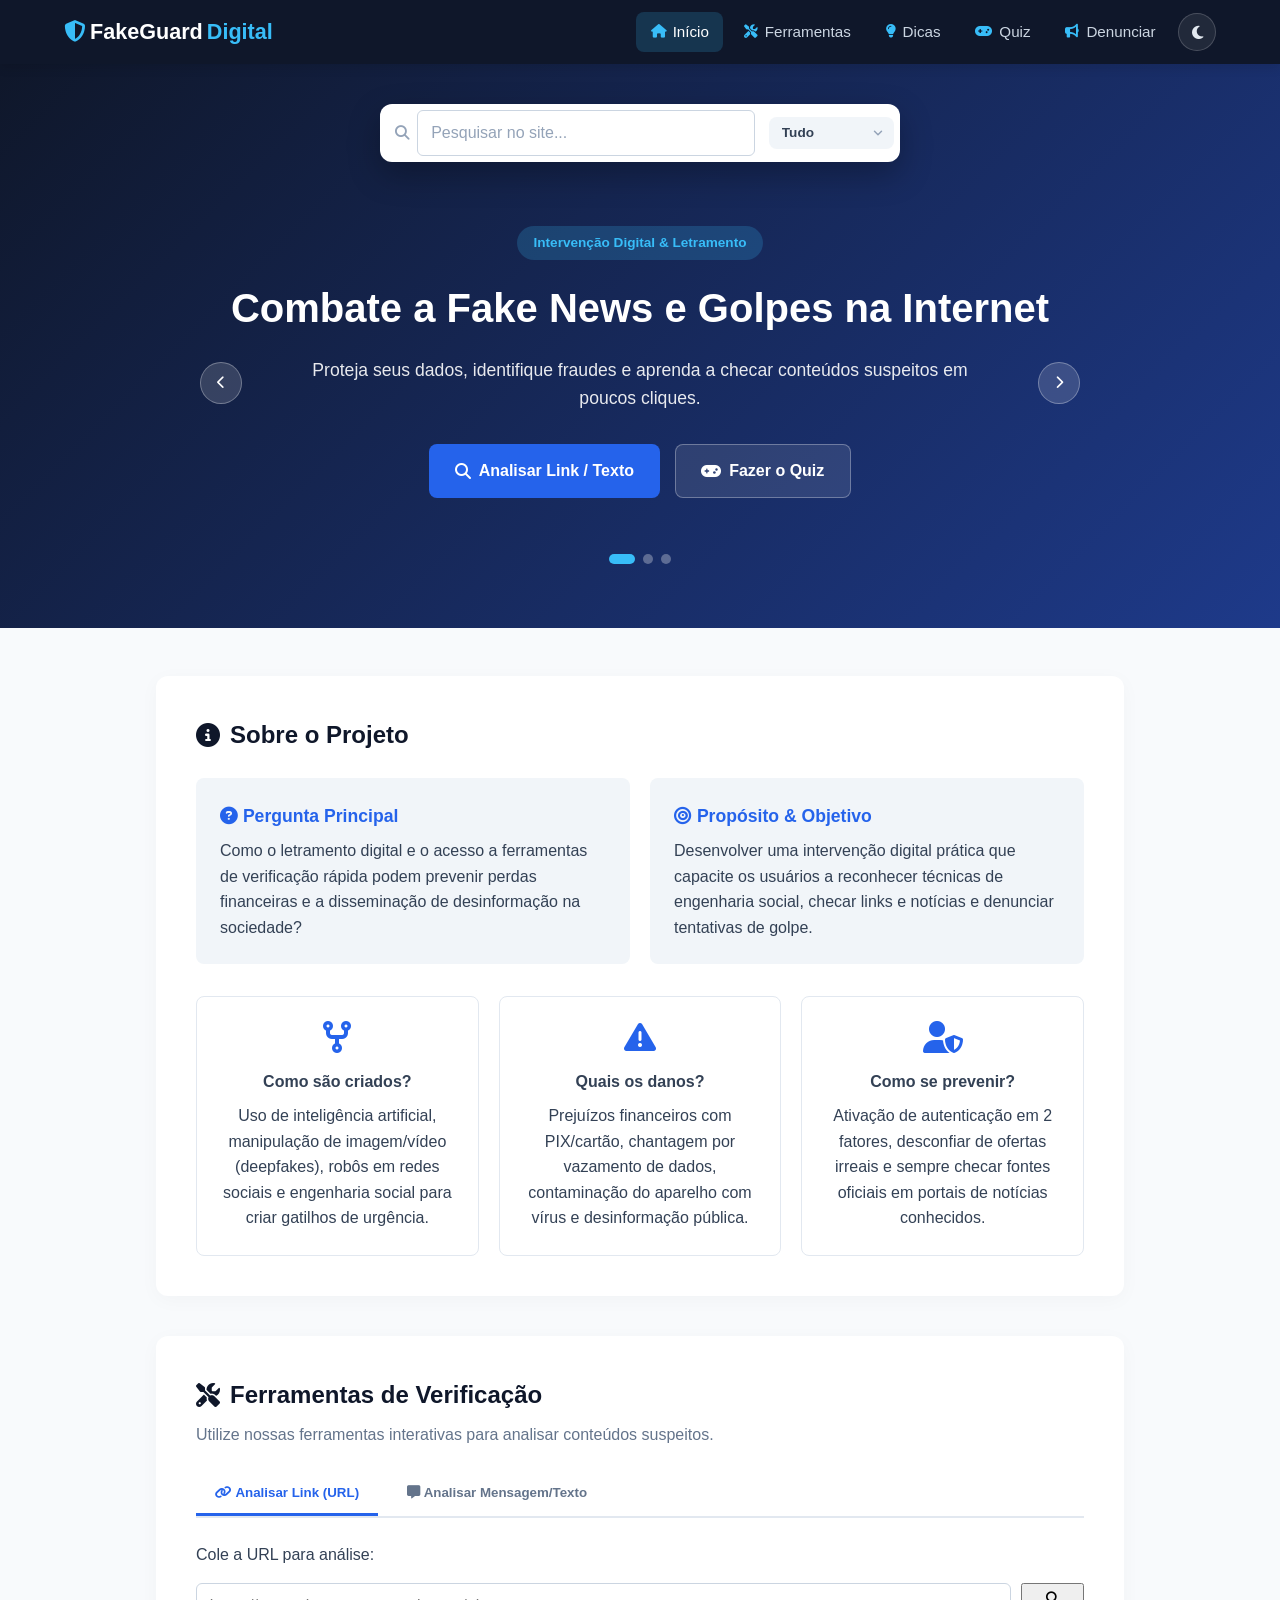
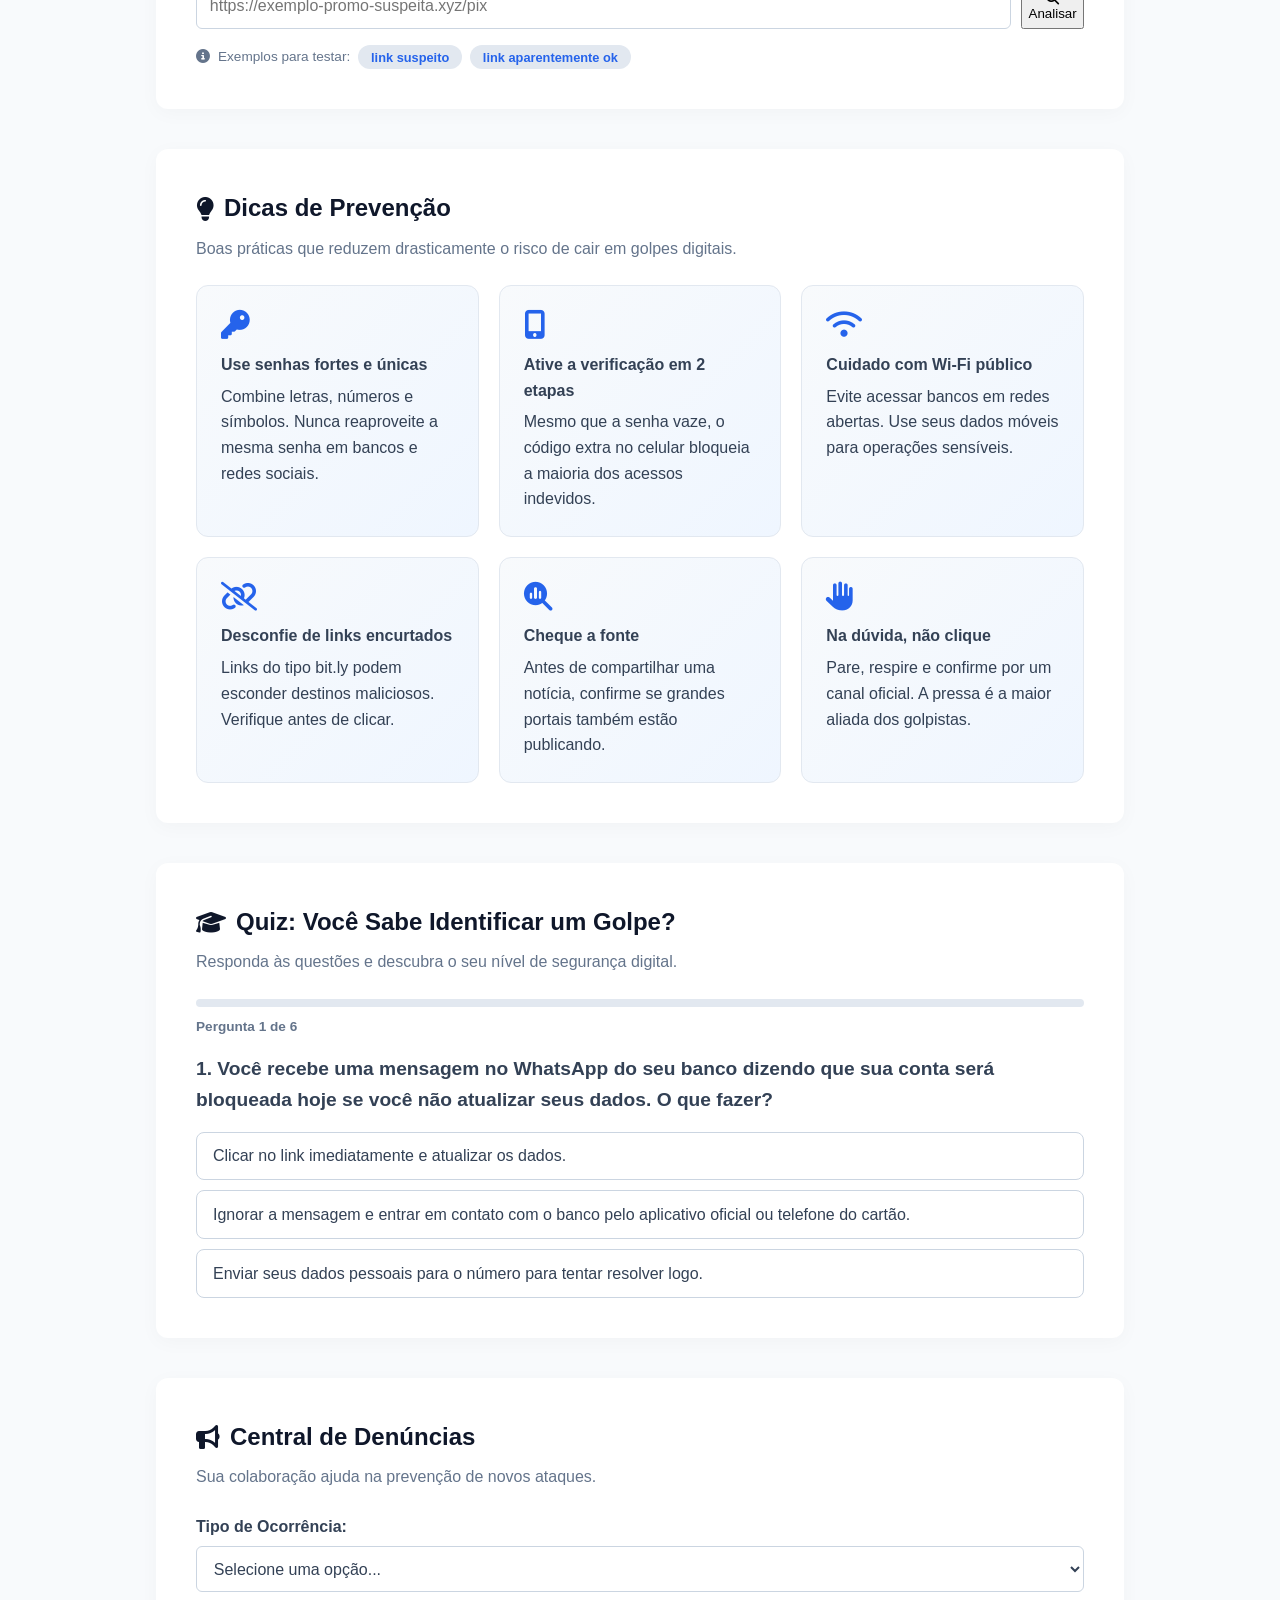
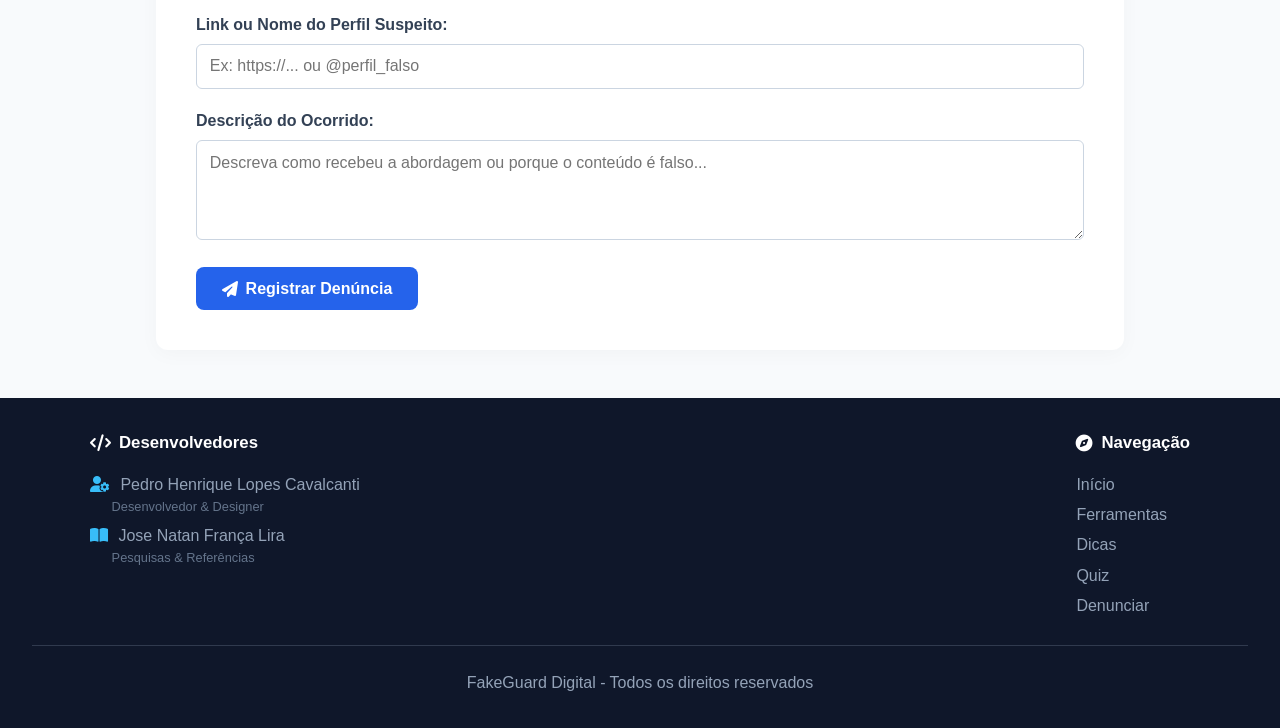
<file: index.html>
<!DOCTYPE html>
<html lang="pt-BR">
<head>
    <meta charset="UTF-8">
    <meta name="viewport" content="width=device-width, initial-scale=1.0">
    <title>FakeGuard | Combate às Fake News e Golpes Virtuais</title>
    <link rel="stylesheet" href="./assets/css/style.css">
    <link rel="stylesheet" href="https://cdnjs.cloudflare.com/ajax/libs/font-awesome/6.4.0/css/all.min.css">
   
</head>
<body>

    <!-- Navegação -->
    <nav class="navbar">
        <div class="logo">
            <i class="fa-solid fa-shield-halved"></i> FakeGuard<span>Digital</span>
        </div>
        <div class="nav-right">
            <ul class="nav-links" id="navLinks">
                <li><a href="#inicio"><i class="fa-solid fa-house"></i> Início</a></li>
                <li><a href="#ferramentas"><i class="fa-solid fa-screwdriver-wrench"></i> Ferramentas</a></li>
                <li><a href="#dicas"><i class="fa-solid fa-lightbulb"></i> Dicas</a></li>
                <li><a href="#quiz"><i class="fa-solid fa-gamepad"></i> Quiz</a></li>
                <li><a href="#denuncia"><i class="fa-solid fa-bullhorn"></i> Denunciar</a></li>
            </ul>
            <button class="theme-toggle" id="themeToggle" aria-label="Alternar tema" title="Alternar tema claro/escuro" onclick="alternarTema()">
                <i class="fa-solid fa-moon"></i>
            </button>
            <button class="hamburger" id="hamburger" aria-label="Abrir menu" aria-expanded="false" onclick="toggleMenu()">
                <i class="fa-solid fa-bars"></i>
            </button>
        </div>
    </nav>

    <!-- Header Hero com Carrossel -->
    <header id="inicio" class="hero">
        <div class="hero-search">
            <form class="hero-search-form" onsubmit="return pesquisarSite(event)" role="search">
                <div class="search-field">
                    <i class="fa-solid fa-magnifying-glass"></i>
                    <input type="text" id="siteSearch" placeholder="Pesquisar no site..." aria-label="Pesquisar no site" oninput="pesquisarSite(event)">
                </div>
                <select id="siteSearchFilter" aria-label="Filtro de pesquisa" onchange="pesquisarSite(event)">
                    <option value="todos">Tudo</option>
                    <option value="ferramentas">Ferramentas</option>
                    <option value="quiz">Quiz</option>
                    <option value="dicas">Dicas</option>
                    <option value="denuncia">Denúncias</option>
                    <option value="sobre">Sobre</option>
                </select>
            </form>
            <div id="siteSearchResult" class="site-search-result" aria-live="polite"></div>
        </div>

        <div class="carousel" id="carousel">
            <div class="carousel-track" id="carouselTrack">
                <div class="carousel-slide">
                    <span class="badge">Intervenção Digital &amp; Letramento</span>
                    <h1>Combate a Fake News e Golpes na Internet</h1>
                    <p>Proteja seus dados, identifique fraudes e aprenda a checar conteúdos suspeitos em poucos cliques.</p>
                    <div class="hero-buttons">
                        <a href="#ferramentas" class="btn btn-primary"><i class="fa-solid fa-magnifying-glass"></i> Analisar Link / Texto</a>
                        <a href="#quiz" class="btn btn-secondary"><i class="fa-solid fa-gamepad"></i> Fazer o Quiz</a>
                    </div>
                </div>
                <div class="carousel-slide">
                    <span class="badge"><i class="fa-solid fa-bolt"></i> Golpes em alta</span>
                    <h1>Phishing, PIX falso e Perfis Clonados</h1>
                    <p>Golpistas usam urgência e prêmios fáceis para roubar seus dados. Aprenda a reconhecer os sinais antes de cair.</p>
                    <div class="hero-buttons">
                        <a href="#ferramentas" class="btn btn-primary"><i class="fa-solid fa-shield-halved"></i> Verificar Agora</a>
                        <a href="#dicas" class="btn btn-secondary"><i class="fa-solid fa-lightbulb"></i> Ver Dicas</a>
                    </div>
                </div>
                <div class="carousel-slide">
                    <span class="badge"><i class="fa-solid fa-brain"></i> Teste seu conhecimento</span>
                    <h1>Você Sabe Identificar um Golpe?</h1>
                    <p>Responda ao nosso quiz interativo e descubra o seu nível de segurança digital em poucos minutos.</p>
                    <div class="hero-buttons">
                        <a href="#quiz" class="btn btn-primary"><i class="fa-solid fa-gamepad"></i> Fazer o Quiz</a>
                        <a href="#denuncia" class="btn btn-secondary"><i class="fa-solid fa-bullhorn"></i> Denunciar Golpe</a>
                    </div>
                </div>
            </div>
            <button class="carousel-arrow prev" aria-label="Slide anterior" onclick="moverCarrossel(-1)"><i class="fa-solid fa-chevron-left"></i></button>
            <button class="carousel-arrow next" aria-label="Próximo slide" onclick="moverCarrossel(1)"><i class="fa-solid fa-chevron-right"></i></button>
            <div class="carousel-dots" id="carouselDots"></div>
        </div>
    </header>

    <main class="container">

        <!-- O Problema & Propósito -->
        <section id="problema" class="section-card">
            <h2><i class="fa-solid fa-circle-info"></i> Sobre o Projeto</h2>
            <div class="grid-2">
                <div class="box">
                    <h3><i class="fa-solid fa-circle-question"></i> Pergunta Principal</h3>
                    <p>Como o letramento digital e o acesso a ferramentas de verificação rápida podem prevenir perdas financeiras e a disseminação de desinformação na sociedade?</p>
                </div>
                <div class="box">
                    <h3><i class="fa-solid fa-bullseye"></i> Propósito & Objetivo</h3>
                    <p>Desenvolver uma intervenção digital prática que capacite os usuários a reconhecer técnicas de engenharia social, checar links e notícias e denunciar tentativas de golpe.</p>
                </div>
            </div>

            <div class="info-grid">
                <div class="info-card">
                    <i class="fa-solid fa-code-fork icon"></i>
                    <h4>Como são criados?</h4>
                    <p>Uso de inteligência artificial, manipulação de imagem/vídeo (deepfakes), robôs em redes sociais e engenharia social para criar gatilhos de urgência.</p>
                </div>
                <div class="info-card">
                    <i class="fa-solid fa-triangle-exclamation icon"></i>
                    <h4>Quais os danos?</h4>
                    <p>Prejuízos financeiros com PIX/cartão, chantagem por vazamento de dados, contaminação do aparelho com vírus e desinformação pública.</p>
                </div>
                <div class="info-card">
                    <i class="fa-solid fa-user-shield icon"></i>
                    <h4>Como se prevenir?</h4>
                    <p>Ativação de autenticação em 2 fatores, desconfiar de ofertas irreais e sempre checar fontes oficiais em portais de notícias conhecidos.</p>
                </div>
            </div>
        </section>

        <!-- Ferramentas Interativas -->
        <section id="ferramentas" class="section-card">
            <h2><i class="fa-solid fa-screwdriver-wrench"></i> Ferramentas de Verificação</h2>
            <p class="subtitle">Utilize nossas ferramentas interativas para analisar conteúdos suspeitos.</p>

            <div class="tabs">
                <button class="tab-btn active" onclick="switchTab('verificador-link', this)"><i class="fa-solid fa-link"></i> Analisar Link (URL)</button>
                <button class="tab-btn" onclick="switchTab('analisador-texto', this)"><i class="fa-solid fa-message"></i> Analisar Mensagem/Texto</button>
            </div>

            <!-- Tab 1: Link -->
            <div id="verificador-link" class="tab-content active">
                <div class="interactive-box">
                    <label for="linkInput">Cole a URL para análise:</label>
                    <div class="input-group">
                        <input type="text" id="linkInput" placeholder="https://exemplo-promo-suspeita.xyz/pix" onkeydown="if(event.key==='Enter')analisarLink()">
                        <button onclick="analisarLink()"><i class="fa-solid fa-search"></i> Analisar</button>
                    </div>
                    <p class="helper-text"><i class="fa-solid fa-circle-info"></i> Exemplos para testar: <button type="button" class="chip" onclick="preencherExemplo('link','https://bit.ly/premio-pix-gratis.tk')">link suspeito</button> <button type="button" class="chip" onclick="preencherExemplo('link','https://www.bancooficial.com.br/seguro')">link aparentemente ok</button></p>
                    <div id="linkResult" class="result-box hidden"></div>
                </div>
            </div>

            <!-- Tab 2: Texto/Mensagem -->
            <div id="analisador-texto" class="tab-content">
                <div class="interactive-box">
                    <label for="textoInput">Cole o texto da mensagem recebida (WhatsApp, SMS, E-mail):</label>
                    <textarea id="textoInput" rows="5" placeholder="Ex: PARABÉNS! Você foi contemplado com um PIX de R$ 5.000. Clique no link e confirme seu código..."></textarea>
                    <button onclick="analisarTexto()"><i class="fa-solid fa-microscope"></i> Analisar Mensagem</button>
                    <p class="helper-text"><i class="fa-solid fa-circle-info"></i> Exemplos: <button type="button" class="chip" onclick="preencherExemplo('texto','URGENTE! Sua conta está bloqueada, clique no link e informe seu código de verificação para desbloquear')">golpe de banco</button> <button type="button" class="chip" onclick="preencherExemplo('texto','Bom dia, confirmando nossa reunião amanhã às 10h na sala 3.')">mensagem normal</button></p>
                    <div id="textoResult" class="result-box hidden"></div>
                </div>
            </div>
        </section>

        <!-- Dicas de Prevenção -->
        <section id="dicas" class="section-card">
            <h2><i class="fa-solid fa-lightbulb"></i> Dicas de Prevenção</h2>
            <p class="subtitle">Boas práticas que reduzem drasticamente o risco de cair em golpes digitais.</p>
            <div class="dicas-grid">
                <div class="dica-card">
                    <i class="fa-solid fa-key"></i>
                    <h4>Use senhas fortes e únicas</h4>
                    <p>Combine letras, números e símbolos. Nunca reaproveite a mesma senha em bancos e redes sociais.</p>
                </div>
                <div class="dica-card">
                    <i class="fa-solid fa-mobile-screen-button"></i>
                    <h4>Ative a verificação em 2 etapas</h4>
                    <p>Mesmo que a senha vaze, o código extra no celular bloqueia a maioria dos acessos indevidos.</p>
                </div>
                <div class="dica-card">
                    <i class="fa-solid fa-wifi"></i>
                    <h4>Cuidado com Wi-Fi público</h4>
                    <p>Evite acessar bancos em redes abertas. Use seus dados móveis para operações sensíveis.</p>
                </div>
                <div class="dica-card">
                    <i class="fa-solid fa-link-slash"></i>
                    <h4>Desconfie de links encurtados</h4>
                    <p>Links do tipo bit.ly podem esconder destinos maliciosos. Verifique antes de clicar.</p>
                </div>
                <div class="dica-card">
                    <i class="fa-solid fa-magnifying-glass-chart"></i>
                    <h4>Cheque a fonte</h4>
                    <p>Antes de compartilhar uma notícia, confirme se grandes portais também estão publicando.</p>
                </div>
                <div class="dica-card">
                    <i class="fa-solid fa-hand"></i>
                    <h4>Na dúvida, não clique</h4>
                    <p>Pare, respire e confirme por um canal oficial. A pressa é a maior aliada dos golpistas.</p>
                </div>
            </div>
        </section>

        <!-- Quiz Interativo -->
        <section id="quiz" class="section-card">
            <h2><i class="fa-solid fa-graduation-cap"></i> Quiz: Você Sabe Identificar um Golpe?</h2>
            <p class="subtitle">Responda às questões e descubra o seu nível de segurança digital.</p>

            <div class="quiz-progress"><div class="quiz-progress-bar" id="quizProgressBar"></div></div>
            <p class="quiz-counter" id="quizCounter"></p>
            <div id="quiz-container">
                <div class="quiz-question" id="question-title">Carregando pergunta...</div>
                <div class="quiz-options" id="options-container"></div>
                <div id="quiz-feedback" class="quiz-feedback hidden"></div>
                <button id="next-btn" class="btn btn-primary hidden" onclick="proximaPergunta()">Próxima Pergunta <i class="fa-solid fa-arrow-right"></i></button>
            </div>
        </section>

        <!-- Form de Denúncia -->
        <section id="denuncia" class="section-card">
            <h2><i class="fa-solid fa-bullhorn"></i> Central de Denúncias</h2>
            <p class="subtitle">Sua colaboração ajuda na prevenção de novos ataques.</p>

            <form id="denunciaForm" onsubmit="enviarDenuncia(event)">
                <div class="form-group">
                    <label for="tipoInfração" >Tipo de Ocorrência:</label>
                    <select id="tipoInfração" required>
                        <option value="">Selecione uma opção...</option>
                        <option value="phishing">Phishing / Link Malicioso</option>
                        <option value="fakenews">Notícia Falsa (Fake News)</option>
                        <option value="perfil_falso">Perfil Falso / Clone em Rede Social</option>
                        <option value="fraude_pix">Fraude via PIX / Cobrança Indevida</option>
                    </select>
                </div>

                <div class="form-group">
                    <label for="urlDenuncia">Link ou Nome do Perfil Suspeito:</label>
                    <input type="text" id="urlDenuncia" placeholder="Ex: https://... ou @perfil_falso" required>
                </div>

                <div class="form-group">
                    <label for="descricao">Descrição do Ocorrido:</label>
                    <textarea id="descricao" rows="4" placeholder="Descreva como recebeu a abordagem ou porque o conteúdo é falso..." required></textarea>
                </div>

                <button type="submit" class="btn btn-primary"><i class="fa-solid fa-paper-plane"></i> Registrar Denúncia</button>
            </form>
            <div id="formAlert" class="alert-success hidden">
                <i class="fa-solid fa-circle-check"></i> Denúncia registrada e enviada para análise com sucesso!
            </div>
        </section>

    </main>

    <footer>
        <div class="footer-content">
            <div class="footer-section footer-dev">
                <h3><i class="fa-solid fa-code"></i> Desenvolvedores</h3>
                <ul>
                    <li><i class="fa-solid fa-user-gear"></i> Pedro Henrique Lopes Cavalcanti <span>Desenvolvedor &amp; Designer</span></li>
                    <li><i class="fa-solid fa-book-open"></i> Jose Natan França Lira <span>Pesquisas &amp; Referências</span></li>
                </ul>
            </div>
            <div class="footer-section footer-links">
                <h3><i class="fa-solid fa-compass"></i> Navegação</h3>
                <ul>
                    <li><a href="#inicio">Início</a></li>
                    <li><a href="#ferramentas">Ferramentas</a></li>
                    <li><a href="#dicas">Dicas</a></li>
                    <li><a href="#quiz">Quiz</a></li>
                    <li><a href="#denuncia">Denunciar</a></li>
                </ul>
            </div>
        </div>
        <p class="footer-bottom">FakeGuard Digital - Todos os direitos reservados</p>
    </footer>

    <script src="./assets/js/script.js"></script>
</body>
</html>
</file>
<file: assets/css/style.css>
:root {
    --primary-color: #0f172a;
    --secondary-color: #2563eb;
    --accent-color: #38bdf8;
    --bg-color: #f8fafc;
    --card-bg: #ffffff;
    --text-color: #334155;
    --danger-color: #ef4444;
    --success-color: #22c55e;
    --warning-color: #f59e0b;
    --border-radius: 12px;

    /* Variáveis do tema (modo claro) */
    --muted-color: #64748b;
    --surface-2: #f1f5f9;
    --surface-3: #e2e8f0;
    --border-color: #e2e8f0;
    --input-bg: #ffffff;
    --input-border: #cbd5e1;
    --card-shadow: 0 4px 20px rgba(0, 0, 0, 0.03);
    --dica-bg-1: #f8fafc;
    --dica-bg-2: #eff6ff;
    --quiz-opt-bg: #ffffff;
    --quiz-opt-hover: #f1f5f9;
    --navbar-bg: #0f172a;
    --footer-bg: #0f172a;
    --hero-bg: linear-gradient(135deg, #0f172a 0%, #1e3a8a 100%);

    /* Barra de pesquisa (tema claro) */
    --search-bg: #ffffff;
    --search-border: rgba(255, 255, 255, 0.25);
    --search-chip: #f1f5f9;
    --search-chip-hover: #e2e8f0;
    --search-muted: #94a3b8;
    --search-shadow: 0 12px 32px rgba(0, 0, 0, 0.28);
}

/* Modo escuro */
html[data-theme="dark"] {
    --bg-color: #0b1120;
    --card-bg: #111c2e;
    --text-color: #cbd5e1;
    --primary-color: #e2e8f0;
    --secondary-color: #3b82f6;
    --accent-color: #38bdf8;

    --muted-color: #94a3b8;
    --surface-2: #16233a;
    --surface-3: #1e2f4a;
    --border-color: #223350;
    --input-bg: #0f1b2e;
    --input-border: #2a3d5c;
    --card-shadow: 0 4px 20px rgba(0, 0, 0, 0.4);
    --dica-bg-1: #16233a;
    --dica-bg-2: #12203a;
    --quiz-opt-bg: #16233a;
    --quiz-opt-hover: #1e2f4a;
    --navbar-bg: #0b1120;
    --footer-bg: #0b1120;
    --hero-bg: linear-gradient(135deg, #0b1120 0%, #16233a 100%);

    /* Barra de pesquisa (tema escuro) */
    --search-bg: #16233a;
    --search-border: #2a3d5c;
    --search-chip: #1e2f4a;
    --search-chip-hover: #263a58;
    --search-muted: #64748b;
    --search-shadow: 0 12px 32px rgba(0, 0, 0, 0.45);
}

* {
    box-sizing: border-box;
    margin: 0;
    padding: 0;
    font-family: 'Segoe UI', Roboto, Helvetica, Arial, sans-serif;
}

html {
    scroll-behavior: smooth;
}

body {
    background-color: var(--bg-color);
    color: var(--text-color);
    line-height: 1.6;
    overflow-x: hidden;
    transition: background-color 0.3s ease, color 0.3s ease;
}

/* Navbar */
.navbar {
    display: flex;
    justify-content: space-between;
    align-items: center;
    background-color: var(--navbar-bg);
    padding: 0.75rem 5%;
    position: sticky;
    top: 0;
    z-index: 1000;
    box-shadow: 0 4px 10px rgba(0,0,0,0.1);
    transition: background-color 0.3s ease;
}

.nav-right {
    display: flex;
    align-items: center;
    gap: 0.5rem;
}

.logo {
    color: #fff;
    font-size: 1.35rem;
    font-weight: 700;
    display: inline-flex;
    align-items: center;
    gap: 4px;
}

.logo i {
    color: var(--accent-color);
}

.logo span {
    color: var(--accent-color);
}

.nav-links {
    display: flex;
    list-style: none;
    gap: 6px;
    align-items: center;
}

/* Botão de tema */
.theme-toggle {
    background: rgba(255, 255, 255, 0.08);
    border: 1px solid rgba(255, 255, 255, 0.18);
    color: #e2e8f0;
    width: 38px;
    height: 38px;
    border-radius: 50%;
    cursor: pointer;
    font-size: 0.95rem;
    display: inline-flex;
    align-items: center;
    justify-content: center;
    transition: background 0.2s ease, transform 0.3s ease;
}

.theme-toggle:hover {
    background: rgba(56, 189, 248, 0.25);
    transform: rotate(20deg);
}

.nav-links a {
    color: #cbd5e1;
    text-decoration: none;
    font-weight: 500;
    font-size: 0.95rem;
    padding: 0.5rem 0.9rem;
    border-radius: 8px;
    transition: color 0.2s ease, background-color 0.2s ease;
    display: inline-flex;
    align-items: center;
    gap: 7px;
}

.nav-links a i {
    font-size: 0.85rem;
    color: var(--accent-color);
}

.nav-links a:hover {
    color: #fff;
    background-color: rgba(255, 255, 255, 0.08);
}

.nav-links a.active {
    color: #fff;
    background-color: rgba(56, 189, 248, 0.18);
}

.nav-links a.active i {
    color: var(--accent-color);
}

/* Hamburguer */
.hamburger {
    display: none;
    background: none;
    border: none;
    color: #fff;
    font-size: 1.6rem;
    cursor: pointer;
    padding: 0.25rem 0.5rem;
}

/* Hero Section */
.hero {
    background: var(--hero-bg);
    color: #fff;
    padding: 2.5rem 1rem 4rem;
    transition: background 0.3s ease;
}

/* Barra de pesquisa no topo */
.hero-search {
    max-width: 520px;
    margin: 0 auto 2.5rem;
    position: relative;
}

.hero-search-form {
    display: flex;
    align-items: center;
    background: var(--search-bg);
    border: 1px solid var(--search-border);
    border-radius: 12px;
    padding: 0.3rem;
    gap: 0.3rem;
    box-shadow: var(--search-shadow);
    transition: background-color 0.3s ease, border-color 0.3s ease;
}

.hero-search-form .search-field {
    flex: 1 1 auto;
    display: flex;
    align-items: center;
    gap: 0.5rem;
    padding: 0 0.6rem;
    min-width: 0;
}

.hero-search-form .search-field i {
    color: var(--search-muted);
    font-size: 0.9rem;
}

.hero-search-form input {
    flex: 1 1 auto;
    width: auto;
    border: none;
    outline: none;
    font-size: 0.92rem;
    padding: 0.55rem 0;
    min-width: 0;
    background: transparent;
    color: var(--text-color);
}

.hero-search-form input::placeholder {
    color: var(--search-muted);
}

.hero-search-form select {
    border: none;
    outline: none;
    -webkit-appearance: none;
    -moz-appearance: none;
    appearance: none;
    width: auto;
    max-width: 46%;
    background: var(--search-chip);
    /* Seta customizada (chevron desenhado em SVG) */
    background-image: url("data:image/svg+xml;charset=utf-8,%3Csvg xmlns='http://www.w3.org/2000/svg' viewBox='0 0 24 24' fill='none' stroke='%2394a3b8' stroke-width='2.5' stroke-linecap='round' stroke-linejoin='round'%3E%3Cpolyline points='6 9 12 15 18 9'/%3E%3C/svg%3E");
    background-repeat: no-repeat;
    background-position: right 0.55rem center;
    background-size: 14px;
    padding: 0.55rem 1.9rem 0.55rem 0.8rem;
    border-radius: 8px;
    font-size: 0.85rem;
    font-weight: 600;
    color: var(--text-color);
    cursor: pointer;
    transition: background-color 0.2s ease;
    flex-shrink: 0;
}

.hero-search-form select:hover {
    background-color: var(--search-chip-hover);
}

.hero-search-form select option {
    color: #334155;
    background: #fff;
}

.hero-search-form button {
    background-color: var(--secondary-color);
    color: #fff;
    border: none;
    padding: 0.55rem 1rem;
    border-radius: 8px;
    cursor: pointer;
    font-size: 0.9rem;
    display: inline-flex;
    align-items: center;
    justify-content: center;
    flex-shrink: 0;
    transition: background-color 0.2s ease;
}

.hero-search-form button:hover {
    background-color: var(--accent-color);
}

.site-search-result {
    display: none;
    margin-top: 0.8rem;
    padding: 1rem 1.2rem;
    border-radius: 12px;
    font-size: 0.95rem;
    animation: fadeIn 0.3s ease;
}

.site-search-result.show {
    display: block;
}

.site-search-result.success {
    background: rgba(34, 197, 94, 0.15);
    color: #dcfce7;
    border: 1px solid rgba(74, 222, 128, 0.5);
}

.site-search-result.warning {
    background: rgba(245, 158, 11, 0.15);
    color: #fef3c7;
    border: 1px solid rgba(252, 211, 77, 0.5);
}

.search-hits {
    display: flex;
    flex-direction: column;
    gap: 6px;
    margin-top: 0.7rem;
}

.search-hit {
    background: rgba(255, 255, 255, 0.08);
    color: #fff;
    border: 1px solid rgba(255, 255, 255, 0.15);
    padding: 0.55rem 0.85rem;
    border-radius: 8px;
    cursor: pointer;
    font-size: 0.9rem;
    display: flex;
    align-items: center;
    gap: 8px;
    text-align: left;
    width: 100%;
    transition: all 0.2s ease;
}

.search-hit > i {
    color: var(--accent-color);
    font-size: 0.75rem;
}

.search-hit:hover {
    background: rgba(56, 189, 248, 0.2);
    border-color: var(--accent-color);
    transform: translateX(4px);
}

.search-hit-tag {
    margin-left: auto;
    font-size: 0.7rem;
    text-transform: uppercase;
    letter-spacing: 0.5px;
    background: rgba(255, 255, 255, 0.12);
    color: #cbd5e1;
    padding: 0.15rem 0.5rem;
    border-radius: 20px;
    font-weight: 600;
    white-space: nowrap;
}

/* Carrossel */
.carousel {
    position: relative;
    max-width: 900px;
    margin: 0 auto;
    overflow: hidden;
    border-radius: 16px;
}

.carousel-track {
    display: flex;
    transition: transform 0.6s ease-in-out;
}

.carousel-slide {
    min-width: 100%;
    text-align: center;
    padding: 1.5rem 1rem 2rem;
    box-sizing: border-box;
}

.carousel-slide h1 {
    font-size: 2.5rem;
    margin-bottom: 1rem;
}

.carousel-slide p {
    font-size: 1.1rem;
    opacity: 0.9;
    margin-bottom: 2rem;
    max-width: 700px;
    margin-left: auto;
    margin-right: auto;
}

.badge {
    background-color: rgba(56, 189, 248, 0.2);
    color: var(--accent-color);
    padding: 0.4rem 1rem;
    border-radius: 20px;
    font-size: 0.85rem;
    font-weight: 600;
    display: inline-block;
    margin-bottom: 1rem;
}

.hero-buttons {
    display: flex;
    gap: 15px;
    justify-content: center;
    flex-wrap: wrap;
}

.carousel-arrow {
    position: absolute;
    top: 50%;
    transform: translateY(-50%);
    background: rgba(255,255,255,0.15);
    border: 1px solid rgba(255,255,255,0.3);
    color: #fff;
    width: 42px;
    height: 42px;
    border-radius: 50%;
    cursor: pointer;
    display: flex;
    align-items: center;
    justify-content: center;
    transition: background 0.2s ease;
    z-index: 5;
}

.carousel-arrow:hover {
    background: var(--secondary-color);
    border-color: var(--secondary-color);
}

.carousel-arrow.prev { left: 10px; }
.carousel-arrow.next { right: 10px; }

.carousel-dots {
    display: flex;
    justify-content: center;
    gap: 8px;
    margin-top: 1.5rem;
}

.carousel-dot {
    width: 10px;
    height: 10px;
    border-radius: 50%;
    border: none;
    background: rgba(255,255,255,0.3);
    cursor: pointer;
    transition: all 0.3s ease;
}

.carousel-dot.active {
    background: var(--accent-color);
    width: 26px;
    border-radius: 10px;
}

@keyframes fadeIn {
    from { opacity: 0; transform: translateY(-5px); }
    to { opacity: 1; transform: translateY(0); }
}

/* Buttons */
.btn {
    padding: 0.8rem 1.6rem;
    border-radius: 8px;
    border: none;
    cursor: pointer;
    font-size: 1rem;
    font-weight: 600;
    text-decoration: none;
    display: inline-flex;
    align-items: center;
    gap: 8px;
    transition: all 0.3s;
}

.btn-primary {
    background-color: var(--secondary-color);
    color: #fff;
}

.btn-primary:hover {
    background-color: #1d4ed8;
}

.btn-secondary {
    background-color: rgba(255,255,255,0.1);
    color: #fff;
    border: 1px solid rgba(255,255,255,0.3);
}

.btn-secondary:hover {
    background-color: rgba(255,255,255,0.2);
}

/* Main Layout */
.container {
    max-width: 1000px;
    margin: 3rem auto;
    padding: 0 1rem;
}

.section-card {
    background: var(--card-bg);
    border-radius: var(--border-radius);
    padding: 2.5rem;
    margin-bottom: 2.5rem;
    box-shadow: var(--card-shadow);
    transition: background-color 0.3s ease, box-shadow 0.3s ease;
}

.section-card h2 {
    color: var(--primary-color);
    margin-bottom: 0.5rem;
    display: flex;
    align-items: center;
    gap: 10px;
}

.subtitle {
    color: var(--muted-color);
    margin-bottom: 1.5rem;
}

/* Grids & Cards */
.grid-2 {
    display: grid;
    grid-template-columns: 1fr 1fr;
    gap: 20px;
    margin-top: 1.5rem;
}

.box {
    background: var(--surface-2);
    padding: 1.5rem;
    border-radius: 8px;
    transition: background-color 0.3s ease;
}

.box h3 {
    font-size: 1.1rem;
    margin-bottom: 0.5rem;
    color: var(--secondary-color);
}

.info-grid {
    display: grid;
    grid-template-columns: repeat(auto-fit, minmax(250px, 1fr));
    gap: 20px;
    margin-top: 2rem;
}

.info-card {
    border: 1px solid var(--border-color);
    border-radius: 8px;
    padding: 1.5rem;
    text-align: center;
    transition: border-color 0.3s ease;
}

.info-card .icon {
    font-size: 2rem;
    color: var(--secondary-color);
    margin-bottom: 1rem;
}

.info-card h4 {
    margin-bottom: 0.5rem;
}

/* Tabs & Interatividade */
.tabs {
    display: flex;
    gap: 10px;
    margin-bottom: 1.5rem;
    border-bottom: 2px solid var(--border-color);
    overflow-x: auto;
    transition: border-color 0.3s ease;
}

.tab-btn {
    padding: 0.8rem 1.2rem;
    background: none;
    border: none;
    font-weight: 600;
    color: var(--muted-color);
    cursor: pointer;
    border-bottom: 3px solid transparent;
    white-space: nowrap;
    transition: color 0.2s ease;
}

.tab-btn:hover {
    color: var(--secondary-color);
}

.tab-btn.active {
    color: var(--secondary-color);
    border-bottom-color: var(--secondary-color);
}

.tab-content {
    display: none;
    animation: fadeIn 0.3s ease;
}

.tab-content.active {
    display: block;
}

.interactive-box {
    display: flex;
    flex-direction: column;
    gap: 1rem;
}

.input-group {
    display: flex;
    gap: 10px;
}

input[type="text"], select, textarea {
    width: 100%;
    padding: 0.8rem;
    border: 1px solid var(--input-border);
    border-radius: 6px;
    font-size: 1rem;
    outline: none;
    font-family: inherit;
    background: var(--input-bg);
    color: var(--text-color);
    transition: border-color 0.2s ease, box-shadow 0.2s ease, background-color 0.3s ease;
}

input[type="text"]:focus, select:focus, textarea:focus {
    border-color: var(--secondary-color);
    box-shadow: 0 0 0 3px rgba(37, 99, 235, 0.15);
}

.helper-text {
    font-size: 0.85rem;
    color: var(--muted-color);
    display: flex;
    flex-wrap: wrap;
    align-items: center;
    gap: 8px;
}

.chip {
    background: var(--surface-3);
    border: none;
    border-radius: 30px;
    padding: 0.3rem 0.8rem;
    font-size: 0.8rem;
    cursor: pointer;
    color: var(--secondary-color);
    font-weight: 600;
    transition: all 0.2s ease;
}

.chip:hover {
    background: var(--secondary-color);
    color: #fff;
}

.result-box {
    padding: 1rem 1.2rem;
    border-radius: 8px;
    font-weight: 500;
    line-height: 1.7;
    animation: fadeIn 0.3s ease;
}

/* Dicas */
.dicas-grid {
    display: grid;
    grid-template-columns: repeat(auto-fit, minmax(240px, 1fr));
    gap: 20px;
    margin-top: 1rem;
}

.dica-card {
    background: linear-gradient(135deg, var(--dica-bg-1) 0%, var(--dica-bg-2) 100%);
    border: 1px solid var(--border-color);
    border-radius: 12px;
    padding: 1.5rem;
    transition: transform 0.25s ease, box-shadow 0.25s ease, background 0.3s ease;
}

.dica-card:hover {
    transform: translateY(-5px);
    box-shadow: 0 12px 24px rgba(15, 23, 42, 0.18);
}

.dica-card i {
    font-size: 1.8rem;
    color: var(--secondary-color);
    margin-bottom: 0.8rem;
}

.dica-card h4 {
    margin-bottom: 0.4rem;
}

/* Quiz Style */
.quiz-progress {
    height: 8px;
    background: var(--surface-3);
    border-radius: 10px;
    overflow: hidden;
    margin-bottom: 0.6rem;
    transition: background-color 0.3s ease;
}

.quiz-progress-bar {
    height: 100%;
    width: 0;
    background: linear-gradient(90deg, var(--secondary-color), var(--accent-color));
    border-radius: 10px;
    transition: width 0.4s ease;
}

.quiz-counter {
    font-size: 0.85rem;
    color: var(--muted-color);
    margin-bottom: 1rem;
    font-weight: 600;
}

.quiz-question {
    font-size: 1.2rem;
    font-weight: 600;
    margin-bottom: 1rem;
}

.quiz-options {
    display: flex;
    flex-direction: column;
    gap: 10px;
}

.quiz-opt {
    padding: 0.9rem 1rem;
    border: 1px solid var(--input-border);
    border-radius: 8px;
    background: var(--quiz-opt-bg);
    color: var(--text-color);
    cursor: pointer;
    text-align: left;
    font-size: 1rem;
    transition: all 0.2s ease;
}

.quiz-opt:hover:not(:disabled) {
    background: var(--quiz-opt-hover);
    border-color: var(--secondary-color);
}

.quiz-opt.correta {
    background: #dcfce7;
    border-color: #4ade80;
}

.quiz-opt.errada {
    background: #fee2e2;
    border-color: #f87171;
}

.quiz-opt:disabled {
    cursor: default;
}

.quiz-feedback {
    margin-top: 1rem;
    padding: 1rem;
    border-radius: 8px;
    font-weight: 600;
    animation: fadeIn 0.3s ease;
}

.quiz-resultado {
    text-align: center;
    padding: 1rem;
}

.quiz-resultado h3 {
    color: var(--primary-color);
    margin-bottom: 1rem;
}

.quiz-score {
    font-size: 1.2rem;
    margin-bottom: 1rem;
}

.quiz-resultado .btn {
    margin-top: 1.2rem;
}

/* Forms & Feedback */
.form-group {
    margin-bottom: 1.2rem;
}

.form-group label {
    display: block;
    margin-bottom: 0.4rem;
    font-weight: 600;
}

.alert-success {
    background-color: #dcfce7;
    color: #15803d;
    padding: 1rem;
    border-radius: 6px;
    margin-top: 1rem;
}

.hidden {
    display: none;
}

footer {
    padding: 2rem;
    background-color: var(--footer-bg);
    color: #94a3b8;
    transition: background-color 0.3s ease;
}

.footer-content {
    max-width: 1100px;
    margin: 0 auto 1.5rem;
    display: flex;
    flex-wrap: wrap;
    justify-content: space-between;
    gap: 2rem;
}

.footer-section h3 {
    color: #ffffff;
    font-size: 1.05rem;
    margin-bottom: 0.75rem;
    display: flex;
    align-items: center;
    gap: 0.5rem;
}

.footer-dev ul {
    list-style: none;
}

.footer-dev li {
    padding: 0.15rem 0;
}

.footer-dev li i {
    color: var(--accent-color);
    margin-right: 6px;
}

.footer-dev li span {
    display: block;
    font-size: 0.8rem;
    color: #64748b;
    margin-left: 1.35rem;
}

.footer-links ul {
    list-style: none;
}

.footer-links li {
    padding: 0.15rem 0;
}

.footer-links a {
    color: #94a3b8;
    text-decoration: none;
    transition: color 0.2s ease;
}

.footer-links a:hover {
    color: var(--accent-color);
}

.footer-bottom {
    text-align: center;
    padding-top: 1.5rem;
    border-top: 1px solid rgba(148, 163, 184, 0.25);
}

@media (max-width: 768px) {
    .grid-2 {
        grid-template-columns: 1fr;
    }
    .hero-buttons {
        flex-direction: column;
        align-items: stretch;
    }
    .hero-buttons .btn {
        justify-content: center;
    }
    .input-group {
        flex-direction: column;
    }

    /* Menu hamburguer */
    .hamburger {
        display: block;
    }

    .nav-links {
        position: absolute;
        top: 100%;
        left: 0;
        right: 0;
        flex-direction: column;
        gap: 0;
        background-color: var(--navbar-bg);
        max-height: 0;
        overflow: hidden;
        transition: max-height 0.35s ease;
        box-shadow: 0 10px 20px rgba(0,0,0,0.25);
    }

    .nav-links.open {
        max-height: 400px;
    }

    .nav-links li {
        border-top: 1px solid rgba(148, 163, 184, 0.15);
    }

    .nav-links a {
        display: flex;
        padding: 1rem 5%;
    }

    .nav-links a::after {
        display: none;
    }

    .carousel-slide h1 {
        font-size: 1.8rem;
    }

    .carousel-slide p {
        font-size: 1rem;
    }

    .hero-search {
        max-width: 100%;
    }

    .hero-search-form {
        padding: 0.25rem;
    }

    .hero-search-form .search-field {
        padding: 0 0.4rem;
    }

    .hero-search-form input {
        min-width: 50px;
        font-size: 0.85rem;
        padding: 0.5rem 0;
    }

    .hero-search-form select {
        font-size: 0.78rem;
        padding: 0.5rem 0.4rem;
    }

    .hero-search-form button {
        padding: 0.5rem 0.7rem;
    }

    .carousel-arrow {
        width: 34px;
        height: 34px;
    }

    .section-card {
        padding: 1.5rem;
    }

    .footer-content {
        flex-direction: column;
    }
}

@media (max-width: 480px) {
    .carousel-slide h1 {
        font-size: 1.5rem;
    }

    .logo {
        font-size: 1.1rem;
    }

    .logo span {
        display: none;
    }

    .theme-toggle {
        width: 34px;
        height: 34px;
        font-size: 0.85rem;
    }

    .container {
        margin: 2rem auto;
    }
}

/* Transição suave de tema em todos os elementos */
.section-card,
.box,
.info-card,
.dica-card,
.quiz-opt,
.tab-btn,
.chip,
.footer-dev li span {
    transition: background-color 0.3s ease, border-color 0.3s ease, color 0.3s ease;
}
</file>
